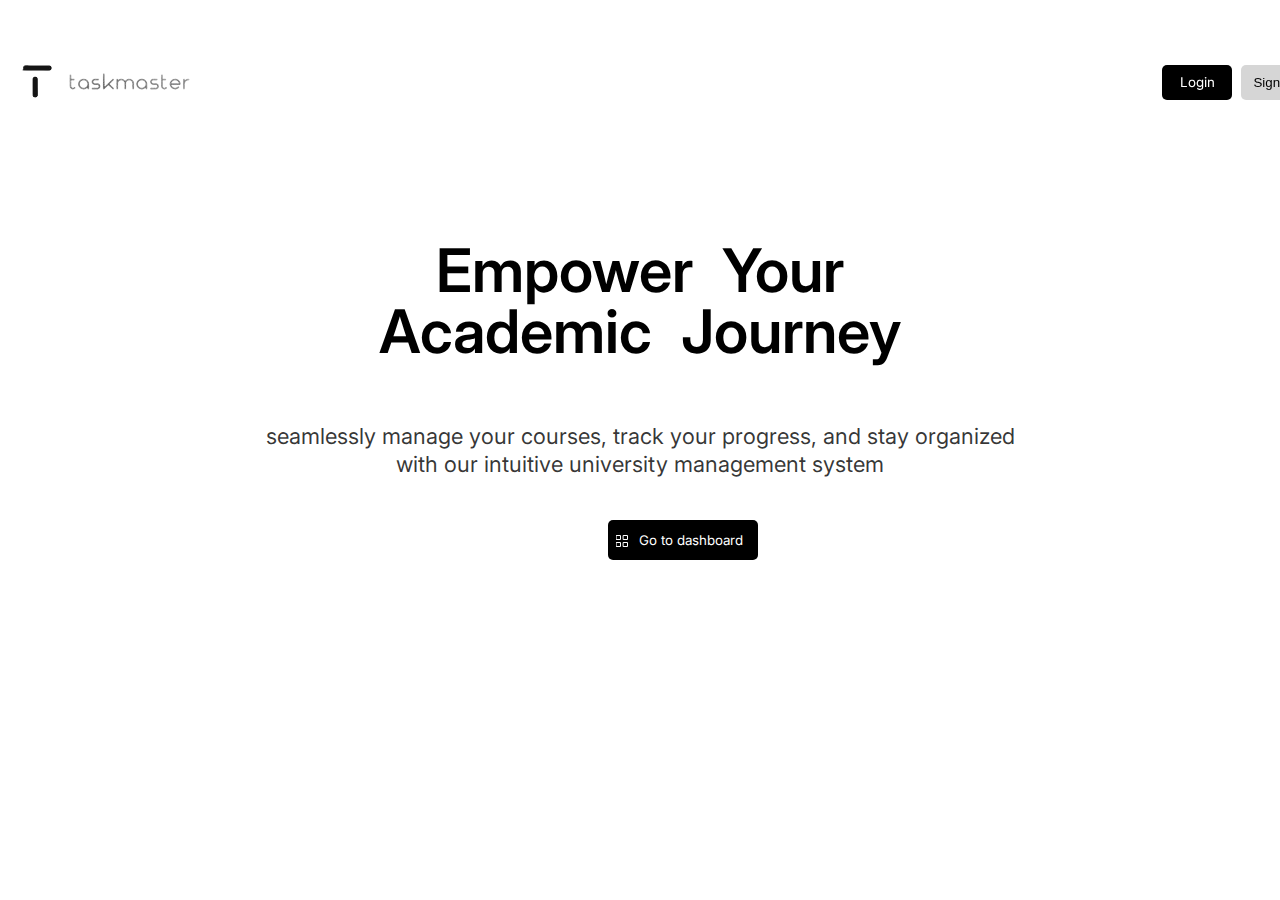
<file: index.html>
<!DOCTYPE html>
<html lang="en">
<head>
    <meta charset="UTF-8">
    <meta name="viewport" content="width=device-width, initial-scale=1.0">
    <title>Document</title>
    <link rel="stylesheet" href="acme.css">
</head>
<body>
    <header>
        <img src="img/LogoSample_ByTailorBrands-removebg-preview.png" alt="" class="logo">
        <a href="login.html"><button class="btn1">Login</button></a>
        <a href="signup.html"><button class="btn2">Sign up</button></a>
    </header>
    <div class="page1">
        <h1 class="text1">Empower Your <br> Academic Journey</h1>
        <h3 class="text2">seamlessly manage your courses, track your progress, and stay organized <br> with our intuitive university management system</h3>
        <a href="dashboard.html"><button class="btn3">
            <svg class="svg1" xmlns="http://www.w3.org/2000/svg" height="12" width="12" viewBox="0 0 12 12"><title>grid interface</title><g stroke-width="1" fill="#ffffff" stroke="#ffffff" class="nc-icon-wrapper"><rect x="0.5" y="0.5" width="4" height="4" fill="none" stroke="#ffffff" stroke-linecap="round" stroke-linejoin="round"></rect> <rect x="7.5" y="0.5" width="4" height="4" fill="none" stroke-linecap="round" stroke-linejoin="round" data-color="color-2"></rect> <rect x="0.5" y="7.5" width="4" height="4" fill="none" stroke-linecap="round" stroke-linejoin="round" data-color="color-2"></rect> <rect x="7.5" y="7.5" width="4" height="4" fill="none" stroke="#ffffff" stroke-linecap="round" stroke-linejoin="round"></rect></g></svg>
            Go to dashboard
        </button></a>
    </div>
</body>
</html>
</file>
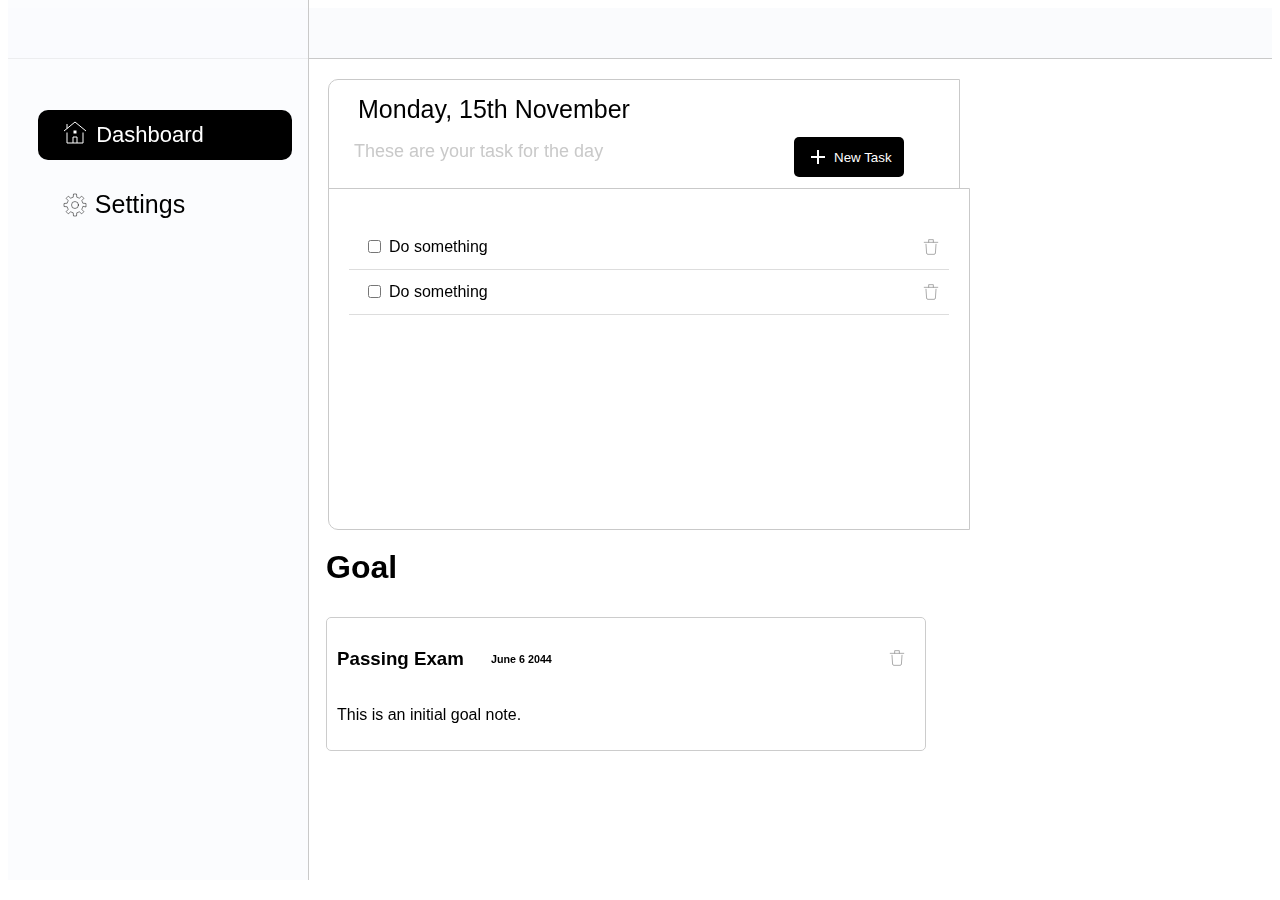
<file: dashboard.html>
<!DOCTYPE html>
<html lang="en">
<head>
    <meta charset="UTF-8">
    <meta name="viewport" content="width=device-width, initial-scale=1.0">
    <link rel="stylesheet" href="dashboard.css">
    <title>Dashboard</title>
</head>
<body>
    <header>
        <a href="index.html"><img src="img/LogoSample_ByTailorBrands-removebg-preview.png" alt="" class="logo"></a>
        <svg xmlns="http://www.w3.org/2000/svg" height="16" width="16" viewBox="0 0 16 16"><title>profile</title><g stroke-width="1" fill="#000000" stroke="#000000" class="nc-icon-wrapper"><circle data-color="color-2" cx="8" cy="3.5" r="3" fill="none" stroke-linecap="round" stroke-linejoin="round"></circle><path d="M8,9a6.5,6.5,0,0,0-6.5,6.5h13A6.5,6.5,0,0,0,8,9Z" fill="none" stroke="#000000" stroke-linecap="round" stroke-linejoin="round"></path></g></svg>
        <div class="header2">
    <div class="settings">
   <a href="settings.html">
    <svg xmlns="http://www.w3.org/2000/svg" height="24" width="24" viewBox="0 0 48 48"><title>cogwheel</title><g stroke-width="1" fill="#000000" stroke="#000000" class="nc-icon-wrapper"><circle data-color="color-2" cx="24" cy="24" r="7" fill="none" stroke-linecap="square" stroke-miterlimit="10"></circle> <path d="M46,27V21L39.6,20.466a15.89,15.89,0,0,0-2.072-4.991l4.155-4.91L37.435,6.322l-4.91,4.155A15.876,15.876,0,0,0,27.534,8.4L27,2H21l-.534,6.4a15.89,15.89,0,0,0-4.991,2.072l-4.91-4.155L6.322,10.565l4.155,4.91A15.876,15.876,0,0,0,8.4,20.466L2,21v6l6.4.534a15.89,15.89,0,0,0,2.072,4.991l-4.155,4.91,4.243,4.243,4.91-4.155A15.876,15.876,0,0,0,20.466,39.6L21,46h6l.534-6.405a15.89,15.89,0,0,0,4.991-2.072l4.91,4.155,4.243-4.243-4.155-4.91A15.876,15.876,0,0,0,39.6,27.534Z" fill="none" stroke="#000000" stroke-linecap="square" stroke-miterlimit="10"></path></g></svg>
    <h1 class="text1" >
    Settings
</h1>   
   </a> 
    </div>
        
    <div class="Dashboard">
        <svg xmlns="http://www.w3.org/2000/svg" height="24" width="24" viewBox="0 0 24 24"><title>home 3</title><g stroke-width="1" fill="#ffffff" stroke="#ffffff" class="nc-icon-wrapper"><polyline data-cap="butt" points="10 23 10 17 14 17 14 23" fill="none" stroke="#ffffff" stroke-miterlimit="10"></polyline> <polyline data-cap="butt" data-color="color-2" points="1 11 12 2 23 11" fill="none" stroke="inherit" stroke-miterlimit="10"></polyline> <line data-cap="butt" data-color="color-2" x1="4" y1="8.545" x2="4" y2="4" fill="none" stroke="inherit" stroke-miterlimit="10"></line> <polyline points="4 13 4 23 20 23 20 13" fill="none" stroke="#ffffff" stroke-linecap="square" stroke-miterlimit="10"></polyline> <rect data-stroke="none" x="11" y="11" width="2" height="2" fill="#ffffff" stroke="none"></rect> <rect x="11" y="11" width="2" height="2" fill="none" stroke="#ffffff" stroke-linecap="square" stroke-miterlimit="10"></rect></g></svg>
        <h1 class="text2">
            Dashboard
     </h1>    
    </div>
        </div>
       </header> 
       <div class="page1">
<div class="contect">
    <h1 class="text3">Monday, 15th November</h1>
    <h2 class="text4">These are your task for the day</h2>
    <button id="openPopupBtn" class="btn1">
        <svg width="24" height="24" xmlns="http://www.w3.org/2000/svg" viewBox="0 0 24 24"><title>add</title><g fill="none" class="nc-icon-wrapper"><path d="M19 13h-6v6h-2v-6H5v-2h6V5h2v6h6v2z" fill="#ffffff"></path></g></svg>
        New Task
    </button>
    <div id="popup" class="popup">
        <div class="popup-content">
            <span id="closePopupBtn" class="close">&times;</span>
            <input type="text" id="new-item-input" placeholder="Create New Task">
            <button id="add-button">Add Task</button>
            <h1 class="text5">GOAL</h1>
            <div class="goal-container">
                <div class="goal-input">
                    <input type="text" id="goalTitle" placeholder="Goal Title">
                    <input type="text" id="goalNote" placeholder="Goal Note">
                    <button onclick="addGoal()">Add Goal</button>
                </div>
        </div>
    </div>
</div>
<div class="checkbook-container">
    <ul id="checkbook-list">
        <li>
            <input type="checkbox" class="checkbox">
            <span class="item-text">Do something</span>
            <svg class="delete-button" xmlns="http://www.w3.org/2000/svg" height="24" width="24" viewBox="0 0 48 48"><title>trash can</title><g stroke-width="1" fill="#000000" stroke="#000000" class="nc-icon-wrapper"><path d="M39,16,37.249,42.266A4,4,0,0,1,33.258,46H14.742a4,4,0,0,1-3.991-3.734L9,16" fill="none" stroke="#000000" stroke-linecap="square" stroke-miterlimit="10"></path><line data-color="color-2" x1="4" y1="10" x2="44" y2="10" fill="none" stroke-linecap="square" stroke-miterlimit="10"></line><path data-cap="butt" data-color="color-2" d="M17,10V2H31v8" fill="none" stroke-miterlimit="10"></path></g></svg>
        </li>
        <li>
            <input type="checkbox" class="checkbox">
            <span class="item-text">Do something</span>
            <svg class="delete-button" xmlns="http://www.w3.org/2000/svg" height="24" width="24" viewBox="0 0 48 48"><title>trash can</title><g stroke-width="1" fill="#000000" stroke="#000000" class="nc-icon-wrapper"><path d="M39,16,37.249,42.266A4,4,0,0,1,33.258,46H14.742a4,4,0,0,1-3.991-3.734L9,16" fill="none" stroke="#000000" stroke-linecap="square" stroke-miterlimit="10"></path><line data-color="color-2" x1="4" y1="10" x2="44" y2="10" fill="none" stroke-linecap="square" stroke-miterlimit="10"></line><path data-cap="butt" data-color="color-2" d="M17,10V2H31v8" fill="none" stroke-miterlimit="10"></path></g></svg>
        </li>
    </ul>
</div>
<h1 class="text6">Goal</h1>
<div id="goalsList">
    <div class="goal-item">
        <div class="goal-header">
            <h3>Passing Exam</h3>
            <h6 class="text7">June 6 2044</h6>
            <button class="delete-btn" onclick="deleteGoal(this)"><svg xmlns="http://www.w3.org/2000/svg" height="24" width="24" viewBox="0 0 48 48"><title>trash can</title><g stroke-width="1" fill="#000000" stroke="#000000" class="nc-icon-wrapper"><path d="M39,16,37.249,42.266A4,4,0,0,1,33.258,46H14.742a4,4,0,0,1-3.991-3.734L9,16" fill="none" stroke="#000000" stroke-linecap="square" stroke-miterlimit="10"></path><line data-color="color-2" x1="4" y1="10" x2="44" y2="10" fill="none" stroke-linecap="square" stroke-miterlimit="10"></line><path data-cap="butt" data-color="color-2" d="M17,10V2H31v8" fill="none" stroke-miterlimit="10"></path></g></svg></button>
        </div>
        <div class="goal-note">
            <p>This is an initial goal note.</p>
        </div>
    </div>

</div>
</div>

</div>
       </div> 
       <script src="dashboard.js"></script>
</body>
</html>
</file>
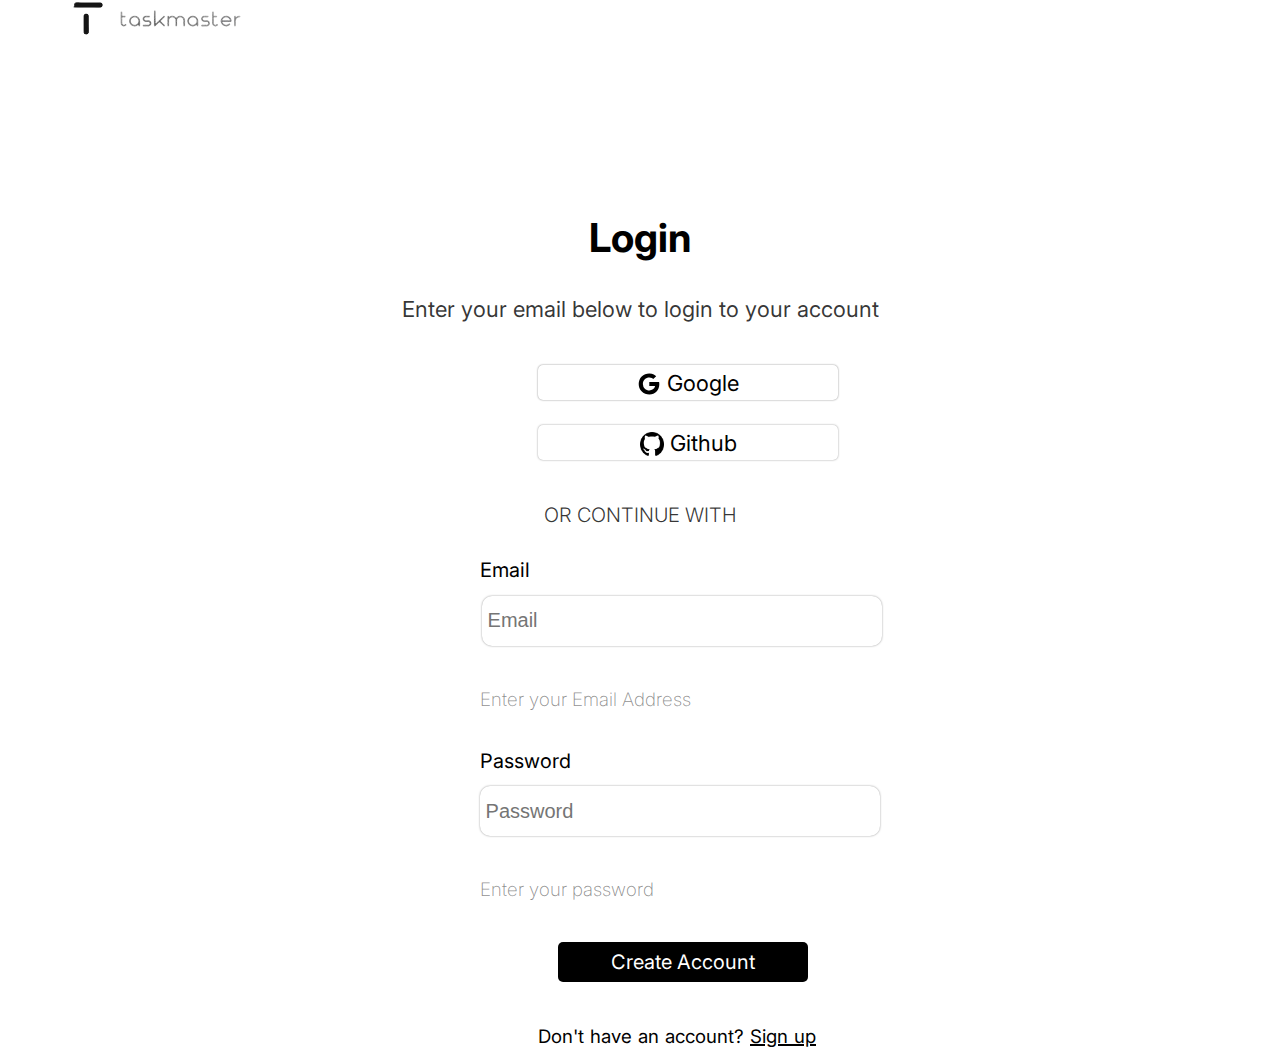
<file: login.html>
<!DOCTYPE html>
<html lang="en">
<head>
    <meta charset="UTF-8">
    <meta name="viewport" content="width=device-width, initial-scale=1.0">
    <title>Login</title>
    <link rel="stylesheet" href="login.css">
</head>
<body>
    <header>
        <a class="back" href="index.html"><svg width="24" height="24" xmlns="http://www.w3.org/2000/svg" viewBox="0 0 24 24"><title>arrow_back</title><g fill="none" class="nc-icon-wrapper"><path d="M20 11H7.83l5.59-5.59L12 4l-8 8 8 8 1.41-1.41L7.83 13H20v-2z" fill="#000000"></path></g></svg>
        <img src="img/LogoSample_ByTailorBrands-removebg-preview.png" alt="" class="logo">
        </a>
    </header>
    <div class="page1">
        <h1 class="text1">Login</h1>
        <h3 class="text2">Enter your email below to login to your account</h3>
        <a href="#"><button class="btn1"><?xml version="1.0" encoding="utf-8"?><!-- Uploaded to: SVG Repo, www.svgrepo.com, Generator: SVG Repo Mixer Tools -->
            <svg fill="#000000" width="24px" height="24px" viewBox="0 0 512 512" xmlns="http://www.w3.org/2000/svg"><title>ionicons-v5_logos</title><path d="M473.16,221.48l-2.26-9.59H262.46v88.22H387c-12.93,61.4-72.93,93.72-121.94,93.72-35.66,0-73.25-15-98.13-39.11a140.08,140.08,0,0,1-41.8-98.88c0-37.16,16.7-74.33,41-98.78s61-38.13,97.49-38.13c41.79,0,71.74,22.19,82.94,32.31l62.69-62.36C390.86,72.72,340.34,32,261.6,32h0c-60.75,0-119,23.27-161.58,65.71C58,139.5,36.25,199.93,36.25,256S56.83,369.48,97.55,411.6C141.06,456.52,202.68,480,266.13,480c57.73,0,112.45-22.62,151.45-63.66,38.34-40.4,58.17-96.3,58.17-154.9C475.75,236.77,473.27,222.12,473.16,221.48Z"/></svg>
            Google
        </button></a>
        <a href="#"><button class="btn2">
           <img src="img/github-logo-7880D80B8D-seeklogo.com.png" alt="" class="img1"> 
           Github
        </button></a>
        <h2 class="text3">OR CONTINUE WITH</h2>
        <form action="">
            <label for="email">Email</label>
            <input class="inp1" type="email"required placeholder=" Email">
            <h3 class="text4">Enter your Email Address</h3>
            <br>
             <label for="password">Password</label>
            <input class="inp2" type="password"required placeholder=" Password">
            <h3 class="text4">Enter your password</h3>
            <button class="btn3">Create Account</button>
            <h3 class="text5">
                Don't have an account?
                <a href="signup.html">Sign up</a>
            </h3>
        </form>
    </div>
</body>
</html>
</file>
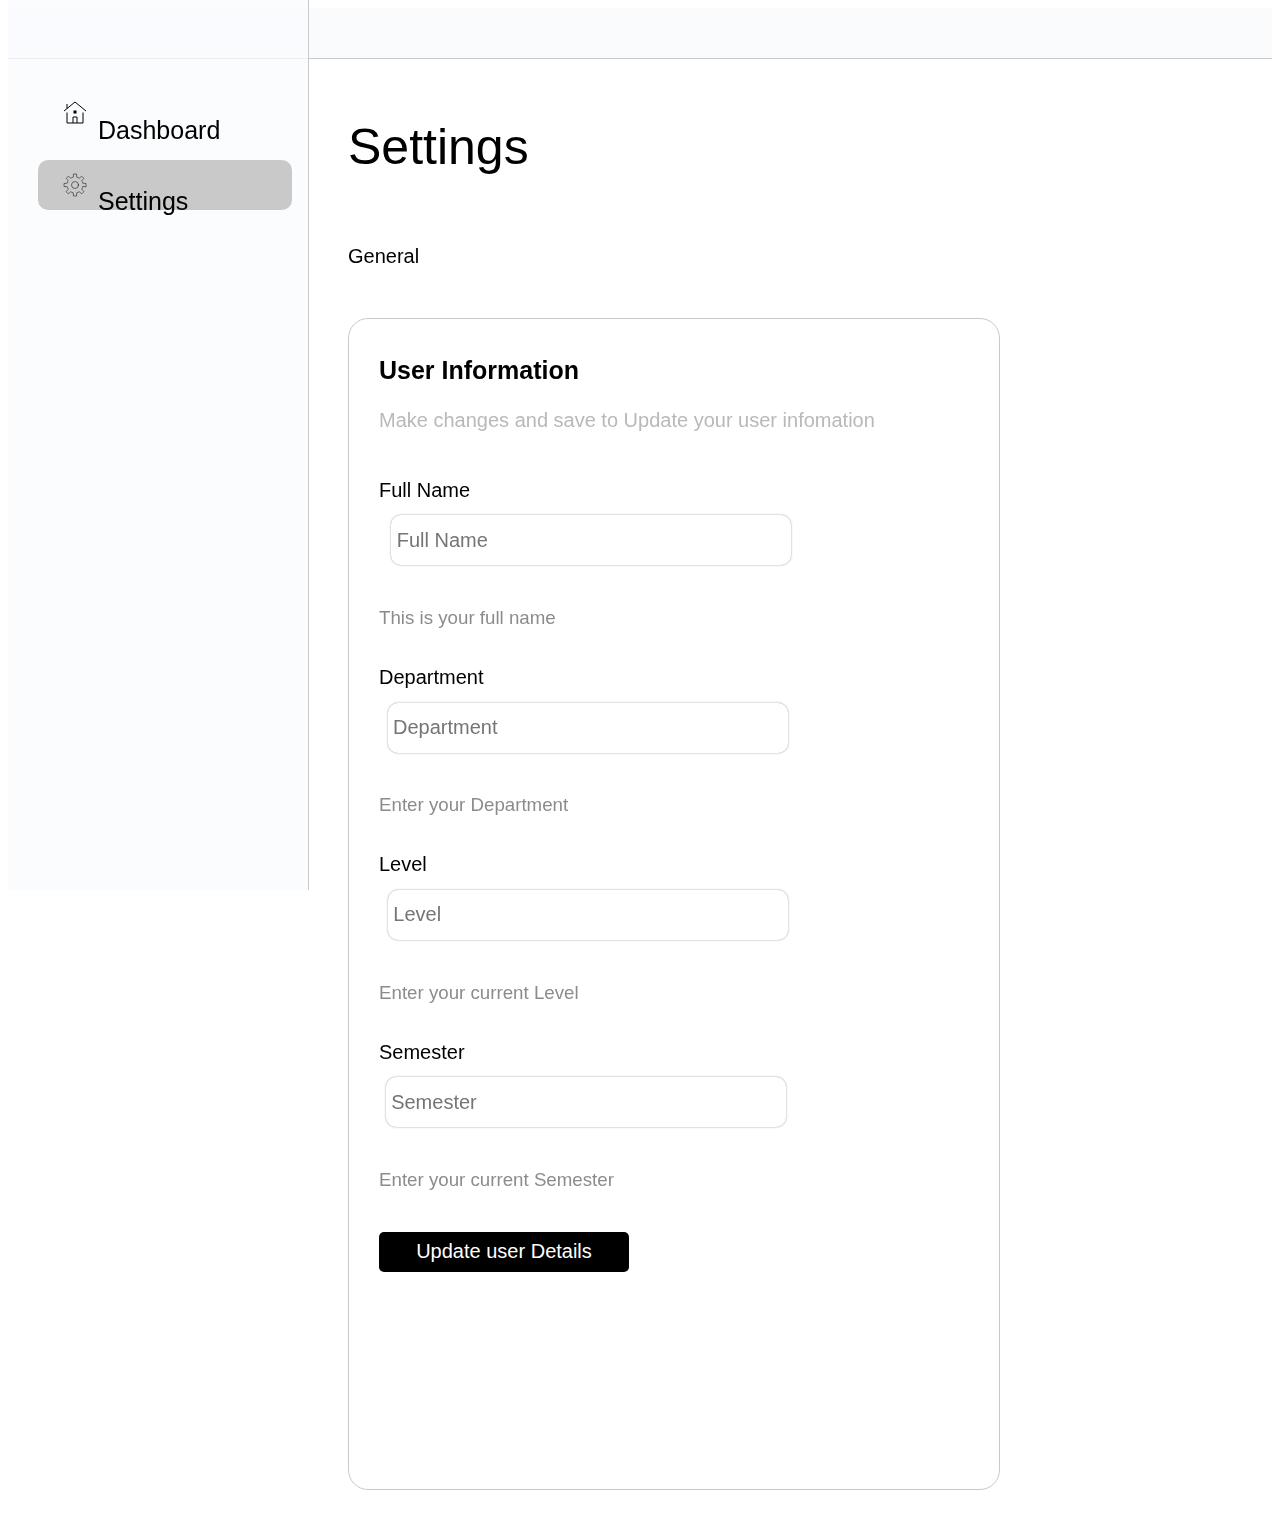
<file: settings.html>
<!DOCTYPE html>
<html lang="en">
<head>
    <meta charset="UTF-8">
    <meta name="viewport" content="width=device-width, initial-scale=1.0">
    <title>Settings</title>
    <link rel="stylesheet" href="settings.css">
</head>
<body>
   <header>
    <a href="index.html"><img src="img/LogoSample_ByTailorBrands-removebg-preview.png" alt="" class="logo"></a>
    <svg xmlns="http://www.w3.org/2000/svg" height="16" width="16" viewBox="0 0 16 16"><title>profile</title><g stroke-width="1" fill="#000000" stroke="#000000" class="nc-icon-wrapper"><circle data-color="color-2" cx="8" cy="3.5" r="3" fill="none" stroke-linecap="round" stroke-linejoin="round"></circle><path d="M8,9a6.5,6.5,0,0,0-6.5,6.5h13A6.5,6.5,0,0,0,8,9Z" fill="none" stroke="#000000" stroke-linecap="round" stroke-linejoin="round"></path></g></svg>
    <div class="header2">
<div class="settings">
    <svg xmlns="http://www.w3.org/2000/svg" height="24" width="24" viewBox="0 0 48 48"><title>cogwheel</title><g stroke-width="1" fill="#000000" stroke="#000000" class="nc-icon-wrapper"><circle data-color="color-2" cx="24" cy="24" r="7" fill="none" stroke-linecap="square" stroke-miterlimit="10"></circle> <path d="M46,27V21L39.6,20.466a15.89,15.89,0,0,0-2.072-4.991l4.155-4.91L37.435,6.322l-4.91,4.155A15.876,15.876,0,0,0,27.534,8.4L27,2H21l-.534,6.4a15.89,15.89,0,0,0-4.991,2.072l-4.91-4.155L6.322,10.565l4.155,4.91A15.876,15.876,0,0,0,8.4,20.466L2,21v6l6.4.534a15.89,15.89,0,0,0,2.072,4.991l-4.155,4.91,4.243,4.243,4.91-4.155A15.876,15.876,0,0,0,20.466,39.6L21,46h6l.534-6.405a15.89,15.89,0,0,0,4.991-2.072l4.91,4.155,4.243-4.243-4.155-4.91A15.876,15.876,0,0,0,39.6,27.534Z" fill="none" stroke="#000000" stroke-linecap="square" stroke-miterlimit="10"></path></g></svg>
    <h1 class="text1">
        Settings
 </h1>    
</div>
    
<div class="Dashboard">
 <a href="dashboard.html">
    <svg xmlns="http://www.w3.org/2000/svg" height="24" width="24" viewBox="0 0 24 24"><title>home 3</title><g stroke-width="1" fill="#000000" stroke="#000000" class="nc-icon-wrapper"><polyline data-cap="butt" points="10 23 10 17 14 17 14 23" fill="none" stroke="#000000" stroke-miterlimit="10"></polyline> <polyline data-cap="butt" data-color="color-2" points="1 11 12 2 23 11" fill="none" stroke="inherit" stroke-miterlimit="10"></polyline> <line data-cap="butt" data-color="color-2" x1="4" y1="8.545" x2="4" y2="4" fill="none" stroke="inherit" stroke-miterlimit="10"></line> <polyline points="4 13 4 23 20 23 20 13" fill="none" stroke="#000000" stroke-linecap="square" stroke-miterlimit="10"></polyline> <rect data-stroke="none" x="11" y="11" width="2" height="2" fill="#000000" stroke="none"></rect> <rect x="11" y="11" width="2" height="2" fill="none" stroke="#000000" stroke-linecap="square" stroke-miterlimit="10"></rect></g></svg>
    <h1 class="text2">
        Dashboard
 </h1>    
 </a>
</div>
    </div>
   </header> 
   <div class="page1">
    <h1 class="text3">Settings</h1>
    <h3 class="text4">General</h3>
    <div class="settingsform">
        <h1 class="text6">User Information</h1>
        <h2 class="text7">Make changes and save to Update your user infomation</h2>
        <form action="">
            <label for="Full name">Full Name</label>
            <input class="inp1" type="text"required placeholder=" Full Name">
            <h3 class="text5">This is your full name</h3>
            <br>
             <label for="Department">Department</label>
            <input class="inp2" type="text"required placeholder=" Department">
            <h3 class="text5">Enter your Department</h3>
            <br>
            <label for="Level">Level</label>
            <input class="inp3" type="text"required placeholder=" Level">
            <h3 class="text5">Enter your current Level</h3>
            <br>
            <label for="Semester">Semester</label>
            <input class="inp4" type="text"required placeholder=" Semester">
            <h3 class="text5">Enter your current Semester</h3>
            <button class="btn3">Update user Details</button>
            </h3>
        </form>
    </div>
   </div>
</body>
</html>
</file>
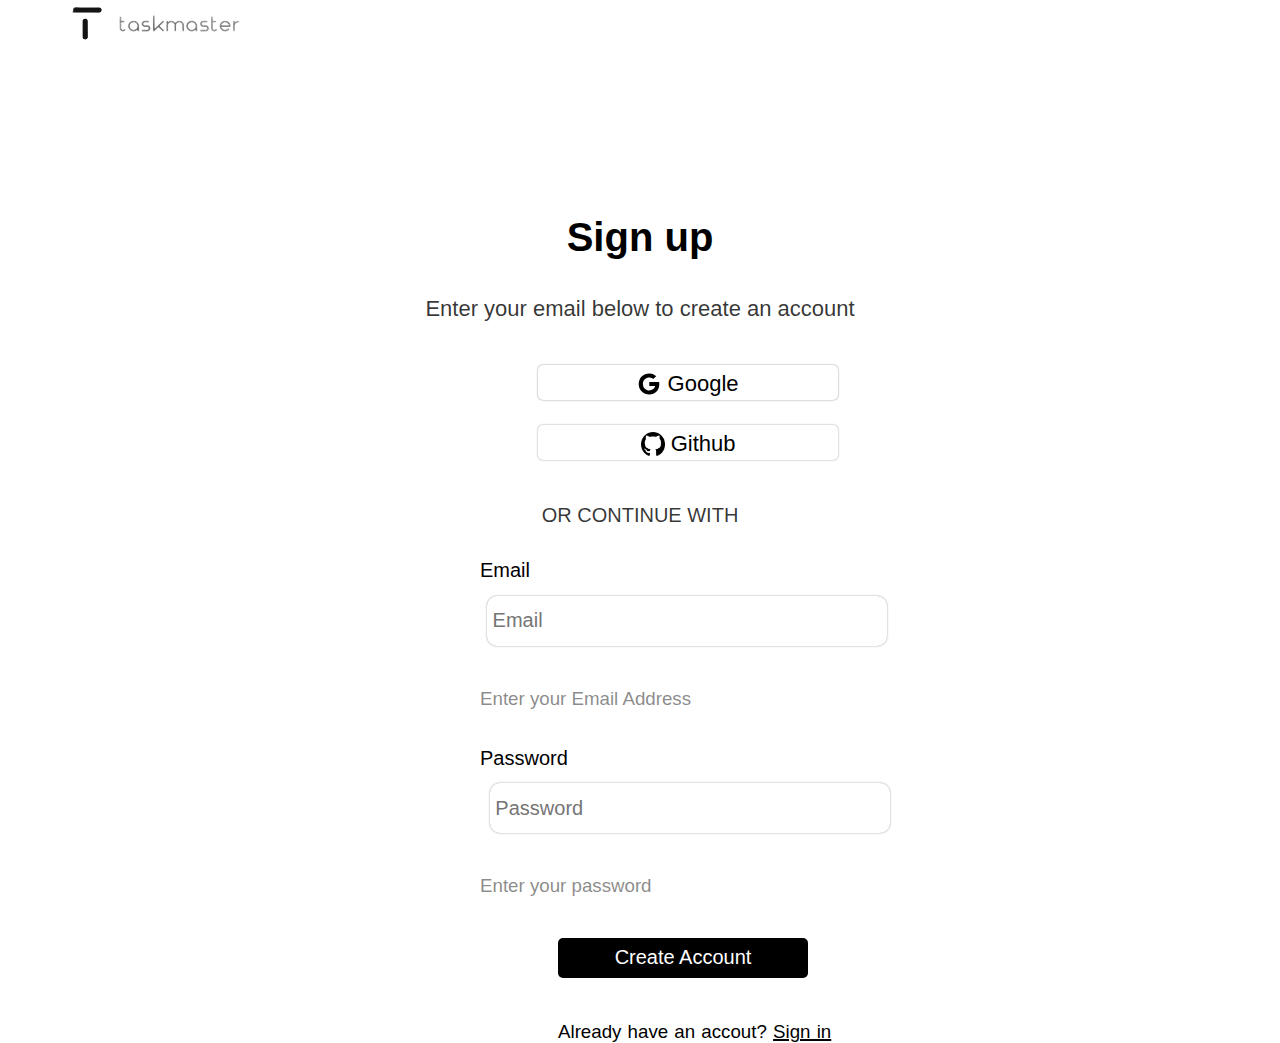
<file: signup.html>
<!DOCTYPE html>
<html lang="en">
<head>
    <meta charset="UTF-8">
    <meta name="viewport" content="width=device-width, initial-scale=1.0">
    <title>Sign up</title>
    <link rel="stylesheet" href="signup.css">
</head>
<body>
    <header>
        <a class="back" href="index.html"><svg width="24" height="24" xmlns="http://www.w3.org/2000/svg" viewBox="0 0 24 24"><title>arrow_back</title><g fill="none" class="nc-icon-wrapper"><path d="M20 11H7.83l5.59-5.59L12 4l-8 8 8 8 1.41-1.41L7.83 13H20v-2z" fill="#000000"></path></g></svg>
            <img src="img/LogoSample_ByTailorBrands-removebg-preview.png" alt="" class="logo">
            </a>
    </header>
    <div class="page1">
        <h1 class="text1">Sign up</h1>
        <h3 class="text2">Enter your email below to create an account</h3>
        <a href="#"><button class="btn1"><?xml version="1.0" encoding="utf-8"?><!-- Uploaded to: SVG Repo, www.svgrepo.com, Generator: SVG Repo Mixer Tools -->
            <svg fill="#000000" width="24px" height="24px" viewBox="0 0 512 512" xmlns="http://www.w3.org/2000/svg"><title>ionicons-v5_logos</title><path d="M473.16,221.48l-2.26-9.59H262.46v88.22H387c-12.93,61.4-72.93,93.72-121.94,93.72-35.66,0-73.25-15-98.13-39.11a140.08,140.08,0,0,1-41.8-98.88c0-37.16,16.7-74.33,41-98.78s61-38.13,97.49-38.13c41.79,0,71.74,22.19,82.94,32.31l62.69-62.36C390.86,72.72,340.34,32,261.6,32h0c-60.75,0-119,23.27-161.58,65.71C58,139.5,36.25,199.93,36.25,256S56.83,369.48,97.55,411.6C141.06,456.52,202.68,480,266.13,480c57.73,0,112.45-22.62,151.45-63.66,38.34-40.4,58.17-96.3,58.17-154.9C475.75,236.77,473.27,222.12,473.16,221.48Z"/></svg>
            Google
        </button></a>
        <a href="#"><button class="btn2">
           <img src="img/github-logo-7880D80B8D-seeklogo.com.png" alt="" class="img1"> 
           Github
        </button></a>
        <h2 class="text3">OR CONTINUE WITH</h2>
        <form action="">
            <label for="email">Email</label>
            <input class="inp1" type="email"required placeholder=" Email">
            <h3 class="text4">Enter your Email Address</h3>
            <br>
             <label for="password">Password</label>
            <input class="inp2" type="password"required placeholder=" Password">
            <h3 class="text4">Enter your password</h3>
            <button class="btn3">Create Account</button>
            <h3 class="text5">
                Already have an accout?
                <a href="login.html">Sign in</a>
            </h3>
        </form>
    </div>
</body>
</html>
</file>
<file: acme.css>
@import url('https://fonts.googleapis.com/css2?family=Inter:wght@100..900&display=swap');
header{
    width: 100%;
    height: 70px;
    position: fixed;
    z-index: 9999999;
}
.btn1{
    background: black;
    color: white;
    position: relative;
    left: 950px;
    bottom: 35px;
    width: 70px;
    height: 35px;
    border-radius: 5px;
    border: none;
    font-family: Inter;
    cursor: pointer;
}
.btn2{
    background: rgb(214, 214, 214);
    color: black;
    position: relative;
    left: 955px;
    bottom: 35px;
    width: 70px;
    height: 35px;
    border-radius: 5px;
    border: none;
    cursor: pointer;
}
.text1{
    font-size: 60px;
    line-height: 61px;
    text-align: center;
    font-family: Inter;
    font-weight: 600;
    word-spacing: 15px;
    position: relative;
    top: 200px;
}
.text2{
    font-size: 22px;
    line-height: 28px;
    text-align: center;
    font-family: Inter;
    font-weight: 400;
    position: relative;
    top: 220px;
color: rgba(0, 0, 0, 0.795);
}
.btn3{
    width: 150px;
    height: 40px;
    color: white;
    background: black;
    font-family: Inter;
    text-align: center;
    position: relative;
    top: 240px;
    left: 600px;
    border: none;
    border-radius: 5px;
    cursor: pointer;
}
.svg1{
    position: relative;
    left: -7px;
    top: 2px;
}
</file>
<file: dashboard.css>
header{
    width: 100%;
    height: 50px;
    background: #fafbfd;
    border-bottom:1px solid #c9c9c9;
}
.logo{
    position: relative;
    bottom: 70px;
    left: 30px;
    z-index: 9999;
    cursor: pointer;
}
header svg{
    position: relative;
    bottom: 165px;
    left: 1100px;
}
.header2{
    width: 300px;
    height: 100vh;
    background: #fafbfdb7;
    border-right:1px solid #c9c9c9;
    position: fixed;
    bottom: 20px;
}
.settings{
    font-family: 'Gill Sans', 'Gill Sans MT', Calibri, 'Trebuchet MS', sans-serif;
    font-weight: 400;
    font-size: 25px;
    position: relative;
    top:200px;
    left: 30px;
    width: 254px;
    height: 50px;
    border-radius: 10px;
    cursor: pointer !important;
    text-decoration: none;
}
.settings a{
    text-decoration: none;
}
.text1{
    position: relative;
    top: -20px;
    left: -25px;
    font-family: 'Gill Sans', 'Gill Sans MT', Calibri, 'Trebuchet MS', sans-serif;
    font-weight: 400;
    font-size: 25px;
    color: #000;
}
.settings svg{
    position: relative;
    top: 13px;
    left: 25px;
}
.Dashboard{
    font-family: 'Gill Sans', 'Gill Sans MT', Calibri, 'Trebuchet MS', sans-serif;
    font-weight: 400;
    font-size: 20px;
    line-height: 28px;
    position: relative;
    top: 80px;
    left: 30px;
    width: 254px;
    height: 50px;
    cursor: pointer;
    background: black;
    border-radius: 10px;
    color: white;
}
.settings:hover{
    background: #b9b9b944;
    font-family: 'Gill Sans', 'Gill Sans MT', Calibri, 'Trebuchet MS', sans-serif;
    font-weight: 400;
    font-size: 25px;
    line-height: 28px;
    width: 254px;
    height: 50px;
    cursor: pointer;
    border-radius: 10px;
}
.text2{
    font-family: 'Gill Sans', 'Gill Sans MT', Calibri, 'Trebuchet MS', sans-serif;
    font-weight: 400;
    font-size: 22px;
    line-height: 28px;
    position: relative;
    top: -20px;
    left: -15px;
}
.Dashboard svg{
    position: relative;
    top: 10px;
    left: 25px;   
}
.page1{
    position: relative;
    left: 300px;
}
.contect{
    width: 600px;
    height: 80px;
    border:1px solid #c9c9c9;
    margin-left: 20px;
    margin-top: 20px;
    padding: 15px;
    border-top-left-radius: 10px;
}
.text3{
    font-family: 'Gill Sans', 'Gill Sans MT', Calibri, 'Trebuchet MS', sans-serif;
    font-size: 25px;
    font-weight: 400;
    margin-right: 300px;
}
.text4{
    font-family: 'Gill Sans', 'Gill Sans MT', Calibri, 'Trebuchet MS', sans-serif;
    font-size: 18px;
    font-weight: 400;   
    color: #c9c9c9;
    margin-left: 10px;
}
.btn1{
    width: 110px;
    height: 40px;
    background: black;
    position: relative;
    top: -40px;
    left: 450px;
    color: white;
    line-height: 40px;
    border-radius: 5px;
    border: none;
    cursor: pointer;
}
.btn1 svg{
    position: relative;
    top: 7px;
}
.popup {
    display: none;
    position: fixed;
    z-index: 1;
    left: 0;
    top: 0;
    width: 100%;
    height: 100%;
    background-color: rgba(0, 0, 0, 0.5);
    z-index: 99999999999;
}

.popup-content {
    background-color: #fff;
    margin: 15% auto;
    padding: 20px;
    border: 1px solid #888;
    width: 80%;
    max-width: 500px;
    position: relative;
    border-radius: 10px;
    z-index: 999999999999999;
}

.close {
    color: #aaa;
    float: right;
    font-size: 28px;
    font-weight: bold;
    cursor: pointer;
    position: relative;
    bottom: 5px;
    left: 5px;
}

.close:hover,
.close:focus {
    color: #000;
    text-decoration: none;
    cursor: pointer;
}

.checkbook-container {
    background-color: white;
    border:1px solid #c9c9c9;
    padding: 20px;
    width: 600px;
    height: 300px;
    position: relative;
    bottom: 29px;
    left:-16px;
    border-bottom-left-radius: 10px;
}

#new-item-input, #add-button {
    width: calc(100% - 20px);
    margin: 10px 0;
    padding: 10px;
    border: 1px solid #ddd;
    border-radius: 5px;
}

#add-button {
    background-color: black;
    color: white;
    border: none;
    cursor: pointer;
}

#add-button:hover {
    background-color: rgb(34, 34, 34);
}
h1 {
    margin-top: 0;
    text-align: center;
}

ul {
    list-style-type: none;
    padding: 0;
}

li {
    display: flex;
    justify-content: space-between;
    align-items: center;
    padding: 10px;
    border-bottom: 1px solid #ddd;
}

li .item-text {
    width: 300px;
    flex-grow: 1;
    cursor: pointer;
    font-family: 'Gill Sans', 'Gill Sans MT', Calibri, 'Trebuchet MS', sans-serif;
    position: relative;
    left: 10px;
}

li .delete-button {
    cursor: pointer;
    width: 16px;
    z-index: 999999;
}

li.crust .item-text {
    text-decoration: line-through;
    color: #3f3f3f;
}
input{
    position: relative;
    left: 5px;
}
.text5{
    font-family: 'Gill Sans', 'Gill Sans MT', Calibri, 'Trebuchet MS', sans-serif;
}
.text6{
    font-family: 'Gill Sans', 'Gill Sans MT', Calibri, 'Trebuchet MS', sans-serif; 
    text-align: left;
    position: relative;
    right: 18px;
    bottom: 10px;
}
.text7{
    font-family: 'Gill Sans', 'Gill Sans MT', Calibri, 'Trebuchet MS', sans-serif; 
    position: relative;
    right: 150px;
}
.goal-container {
    width: 300px;
    margin: 20px auto;
}

.goal-input {
    display: flex;
    flex-direction: column;
    margin-bottom: 20px;
}

.goal-input input {
    margin-bottom: 10px;
    padding: 8px;
    border: 1px solid #ccc;
    border-radius: 5px;
}

.goal-input button {
    background-color: black; /* Green */
    color: white;
    border: none;
    padding: 10px;
    cursor: pointer;
    border-radius: 5px;
}

.goal-input button:hover {
    background-color: rgb(34, 34, 34); /* Darker Green */
}

.goal-item {
    border: 1px solid #ccc;
    margin-bottom: 10px;
    padding: 10px;
    border-radius: 5px;
    font-family: 'Gill Sans', 'Gill Sans MT', Calibri, 'Trebuchet MS', sans-serif;
    position: relative;
    right: 18px;
}

.goal-header {
    display: flex;
    justify-content: space-between;
    align-items: center;
    margin-bottom: 5px;
}

.delete-btn {
    padding: 5px 10px;
    cursor: pointer;
    border-radius: 3px;
    background: none;
    border: none;
}
.delete-btn svg{
    width: 16px;
}
</file>
<file: login.css>
@import url('https://fonts.googleapis.com/css2?family=Inter:wght@100..900&display=swap');
body{
overflow-x: hidden;
animation: 2s opacity ease-in;
font-family: Inter;
}
@keyframes opacity {
    0%{
        opacity: 0;
    }
    100%{
        opacity: 1;
    }
}
header{
    width: 100%;
    height: 70px;
    position: fixed;
    z-index: 9999999;
}
.back{
   position: relative;
   bottom: 50px;
   left: 30px;
   font-size: 25px;
   font-family: Inter;
   color: #000;
   text-decoration: none;
}
.logo{
    position: relative;
    right: 10px;
}
.back svg{
    position: relative;
   bottom: 95px;
}
.text1{
    font-size: 40px;
    line-height: 21px;
    text-align: center;
    font-family: Inter;
    position: relative;
    top: 200px;
}
.text2{
    font-size: 22px;
    line-height: 28px;
    text-align: center;
    font-family: Inter;
    font-weight: 400;
    position: relative;
    top: 220px;
color: rgba(0, 0, 0, 0.795);
}
a .btn1{
    width: 300px;
    height: 35px;
    font-family: Inter;
    text-align: center;
    align-items: center;
    position: relative;
    top:240px;
    left: 530px;
    box-shadow:0 0 2px gray;
    border: none;
    border-radius: 5px;
    font-size: 22px;
    background: white;
    line-height: 35px;
}
.btn1 svg{
    position: relative;
    top: 5px;
}
a .btn2{
    width: 300px;
    height: 35px;
    font-family: Inter;
    text-align: center;
    align-items: center;
    position: relative;
    top: 300px;
    left: 226px;
    box-shadow:0 0 2px rgba(128, 128, 128, 0.863);
    border: none;
    border-radius: 5px;
    font-size: 22px;
    background: white;
    line-height: 35px;
}
.btn2 .img1{
    position: relative;
    top: 5px;
    width: 24px;
}
.text3{
    text-align: center;
    font-size: 20px;
    font-family: Inter;
    line-height: 28px;
    color: rgba(0, 0, 0, 0.795);
    font-weight: 300;
    position: relative;
    top: 325px;
}
form{
position: relative;
top: 345px;
left: 450px;

}
input{
    font-size: 20px;
 height: 50px;
 width: 400px;
padding: 0px 0px;
 margin: 0;
 border-radius: 10px;
 margin-bottom: 10px;
 margin: 30px auto;
 position: relative;
 bottom: 0px;
 box-shadow:0 0 2px rgba(128, 128, 128, 0.863);
 border: none;
}

button{
    height: 50px; 
    width: 100px;
    border-radius: 50px;
    border: 1px solid rgb(21, 21, 21);
    font-size: 20px;
}
label{
    font-size: 20px;
    font-family: Inter;
   line-height: 28px;
   position: relative;
   bottom: 50px;
   left: 22px;
}
.inp1{
position: relative;
left: -30px;
}
.inp2{
    position: relative;
    left: -73px;
    }
.text4{
    font-family: Inter;
    position: relative;
    bottom: 7px;
    left: 22px;
    color: rgba(94, 94, 94, 0.719);
    font-weight: 200;
}
.btn3{
    width: 250px;
    height: 40px;
    color: white;
    background: black;
    font-family: Inter;
    text-align: center;
    position: relative;
    top: 15px;
    left: 100px;
    border: none;
    border-radius: 5px;
}
.text5{
    position: relative;
    top: 40px;
    left: 80px;
    font-family: Inter;
    color: #000;
    font-weight: 400;
    word-spacing:1px;
}
.text5 a{
    color: #000;
    text-decoration:2px solid underline black;
}
</file>
<file: settings.css>
body{
   overflow-x: hidden;
}
header{
    width: 100%;
    height: 50px;
    background: #fafbfd;
    border-bottom:1px solid #c9c9c9;
    z-index: -1;
}
.logo{
    position: relative;
    bottom: 70px;
    left: 30px;
    z-index: 9999;
    cursor: pointer;
}
header svg{
    position: relative;
    bottom: 165px;
    left: 1100px;
}
.header2{
    width: 300px;
    height: 100vh;
    background: #fafbfdb7;
    border-right:1px solid #c9c9c9;
    position: fixed;
    bottom: 10px;
}
.settings{
    font-family: 'Gill Sans', 'Gill Sans MT', Calibri, 'Trebuchet MS', sans-serif;
    font-weight: 400;
    font-size: 25px;
    position: relative;
    top:170px;
    left: 30px;
    width: 254px;
    height: 50px;
    background: #c9c9c9;
    border-radius: 10px;
    cursor: pointer !important;
}
.text1{
    position: relative;
    top: -20px;
    left: 60px;
    font-family: 'Gill Sans', 'Gill Sans MT', Calibri, 'Trebuchet MS', sans-serif;
    font-weight: 400;
    font-size: 25px;
}
.settings svg{
    position: relative;
    top: 13px;
    left: 25px;
}
.Dashboard{
    font-family: 'Gill Sans', 'Gill Sans MT', Calibri, 'Trebuchet MS', sans-serif;
    font-weight: 400;
    font-size: 25px;
    line-height: 28px;
    position: relative;
    top: 50px;
    left: 30px;
    width: 254px;
    height: 50px;
    cursor: pointer;
color: #000;
    border-radius: 10px;
    z-index: 99999999999;
}
.Dashboard:hover{
    background: #b9b9b944;
    font-family: 'Gill Sans', 'Gill Sans MT', Calibri, 'Trebuchet MS', sans-serif;
    font-weight: 400;
    font-size: 25px;
    line-height: 28px;
    width: 254px;
    height: 50px;
    cursor: pointer;
    z-index: 99999999999;
    border-radius: 10px;
}
.Dashboard a{
    text-decoration: none;
    color: #000;
    z-index: 99999999999;
}
.text2{
    font-family: 'Gill Sans', 'Gill Sans MT', Calibri, 'Trebuchet MS', sans-serif;
    font-weight: 400;
    font-size: 25px;
    line-height: 28px;
    position: relative;
    top: -20px;
    left: 60px;
    z-index: 99999999999;
}
.Dashboard svg{
    position: relative;
    top: 10px;
    left: 25px; 
    z-index: 99999999999;  
}
.text3{
    font-family: 'Gill Sans', 'Gill Sans MT', Calibri, 'Trebuchet MS', sans-serif;
    font-weight: 500;
    font-size: 50px;
    line-height: 28px;

}
.text4{
    font-family: 'Gill Sans', 'Gill Sans MT', Calibri, 'Trebuchet MS', sans-serif;
    font-weight: 300;
    font-size: 20px;
    line-height: 28px;
    
}
.page1{
    position: relative;
    left: 300px;
    display: flex;
    flex-direction: column;
    padding: 40px;
    gap: 28px;
}
.settingsform{
    width:650px;
    height: 130vh;
    border:1px solid #c9c9c9;
    border-radius: 20px;
}
.text6{
    font-family: 'Gill Sans', 'Gill Sans MT', Calibri, 'Trebuchet MS', sans-serif;
    font-weight: 600;
    font-size: 25px;
    line-height: 28px;  
    position: relative;
    top: 20px;
    left: 30px;   
}
.text7{
    font-family: 'Gill Sans', 'Gill Sans MT', Calibri, 'Trebuchet MS', sans-serif;
    font-weight: 400;
    font-size: 20px;
    line-height: 28px;  
    position: relative;
    top: 25px;
    left: 30px;   
    color: #b9b9b9;
}
form{
    position: relative;
    top: 60px;
    left: 30px;  
}
input{
    font-size: 20px;
 height: 50px;
 width: 400px;
padding: 0px 0px;
 margin: 0;
 border-radius: 10px;
 margin-bottom: 10px;
 margin: 30px auto;
 position: relative;
 bottom: 0px;
 box-shadow:0 0 2px rgba(128, 128, 128, 0.863);
 border: none;
}

button{
    height: 50px; 
    width: 100px;
    border-radius: 50px;
    border: 1px solid rgb(21, 21, 21);
    font-size: 20px;
}
label{
    font-size: 20px;
   font-family: 'Gill Sans', 'Gill Sans MT', Calibri, 'Trebuchet MS', sans-serif;
   line-height: 28px;
   position: relative;
   bottom: 50px;
   left: 0px;
}
.inp1{
position: relative;
left: -83px;
}
.inp2{
    position: relative;
    left: -100px;
    }
    .inp3{
        position: relative;
        left: -43px;
        }
        .inp4{
            position: relative;
            left: -83px;
            }  
.text5{
    font-family: 'Gill Sans', 'Gill Sans MT', Calibri, 'Trebuchet MS', sans-serif;
    position: relative;
    bottom: 7px;
    color: rgba(94, 94, 94, 0.719);
    font-weight: 200;
}
.btn3{
    width: 250px;
    height: 40px;
    color: white;
    background: black;
    font-family: 'Gill Sans', 'Gill Sans MT', Calibri, 'Trebuchet MS', sans-serif;
    text-align: center;
    position: relative;
    top: 15px;
    border: none;
    border-radius: 5px;
}
</file>
<file: signup.css>
body{
    overflow-x: hidden;
    animation: 2s opacity ease-in;
    }
    @keyframes opacity {
        0%{
            opacity: 0;
        }
        100%{
            opacity: 1;
        }
    }
    header{
        width: 100%;
        height: 70px;
        position: fixed;
        z-index: 9999999;
    }
    .back{
        position: relative;
        bottom: 50px;
        left: 30px;
        font-size: 25px;
        font-family: Inter;
        color: #000;
        text-decoration: none;
     }
     .logo{
         position: relative;
         top: 5px;
         right: 10px;
     }
     .back svg{
         position: relative;
        bottom: 90px;
     }
    .text1{
        font-size: 40px;
        line-height: 21px;
        text-align: center;
        font-family: 'Gill Sans', 'Gill Sans MT', Calibri, 'Trebuchet MS', sans-serif;
        position: relative;
        top: 200px;
    }
    .text2{
        font-size: 22px;
        line-height: 28px;
        text-align: center;
        font-family: 'Gill Sans', 'Gill Sans MT', Calibri, 'Trebuchet MS', sans-serif;
        font-weight: 400;
        position: relative;
        top: 220px;
    color: rgba(0, 0, 0, 0.795);
    }
    a .btn1{
        width: 300px;
        height: 35px;
        font-family: 'Gill Sans', 'Gill Sans MT', Calibri, 'Trebuchet MS', sans-serif;
        text-align: center;
        align-items: center;
        position: relative;
        top:240px;
        left: 530px;
        box-shadow:0 0 2px gray;
        border: none;
        border-radius: 5px;
        font-size: 22px;
        background: white;
        line-height: 35px;
    }
    .btn1 svg{
        position: relative;
        top: 5px;
    }
    a .btn2{
        width: 300px;
        height: 35px;
        font-family: 'Gill Sans', 'Gill Sans MT', Calibri, 'Trebuchet MS', sans-serif;
        text-align: center;
        align-items: center;
        position: relative;
        top: 300px;
        left: 226px;
        box-shadow:0 0 2px rgba(128, 128, 128, 0.863);
        border: none;
        border-radius: 5px;
        font-size: 22px;
        background: white;
        line-height: 35px;
    }
    .btn2 .img1{
        position: relative;
        top: 5px;
        width: 24px;
    }
    .text3{
        text-align: center;
        font-size: 20px;
        font-family: 'Gill Sans', 'Gill Sans MT', Calibri, 'Trebuchet MS', sans-serif;
        line-height: 28px;
        color: rgba(0, 0, 0, 0.795);
        font-weight: 300;
        position: relative;
        top: 325px;
    }
    form{
    position: relative;
    top: 345px;
    left: 450px;
    
    }
    input{
        font-size: 20px;
     height: 50px;
     width: 400px;
    padding: 0px 0px;
     margin: 0;
     border-radius: 10px;
     margin-bottom: 10px;
     margin: 30px auto;
     position: relative;
     bottom: 0px;
     box-shadow:0 0 2px rgba(128, 128, 128, 0.863);
     border: none;
    }
    
    button{
        height: 50px; 
        width: 100px;
        border-radius: 50px;
        border: 1px solid rgb(21, 21, 21);
        font-size: 20px;
    }
    label{
        font-size: 20px;
       font-family: 'Gill Sans', 'Gill Sans MT', Calibri, 'Trebuchet MS', sans-serif;
       line-height: 28px;
       position: relative;
       bottom: 50px;
       left: 22px;
    }
    .inp1{
    position: relative;
    left: -25px;
    }
    .inp2{
        position: relative;
        left: -60px;
        }
    .text4{
        font-family: 'Gill Sans', 'Gill Sans MT', Calibri, 'Trebuchet MS', sans-serif;
        position: relative;
        bottom: 7px;
        left: 22px;
        color: rgba(94, 94, 94, 0.719);
        font-weight: 200;
    }
    .btn3{
        width: 250px;
        height: 40px;
        color: white;
        background: black;
        font-family: 'Gill Sans', 'Gill Sans MT', Calibri, 'Trebuchet MS', sans-serif;
        text-align: center;
        position: relative;
        top: 15px;
        left: 100px;
        border: none;
        border-radius: 5px;
    }
    .text5{
        position: relative;
        top: 40px;
        left: 100px;
        font-family: 'Gill Sans', 'Gill Sans MT', Calibri, 'Trebuchet MS', sans-serif;
        color: #000;
        font-weight: 400;
        word-spacing:1px;
    }
    .text5 a{
        color: #000;
        text-decoration:2px solid underline black;
    }
</file>
